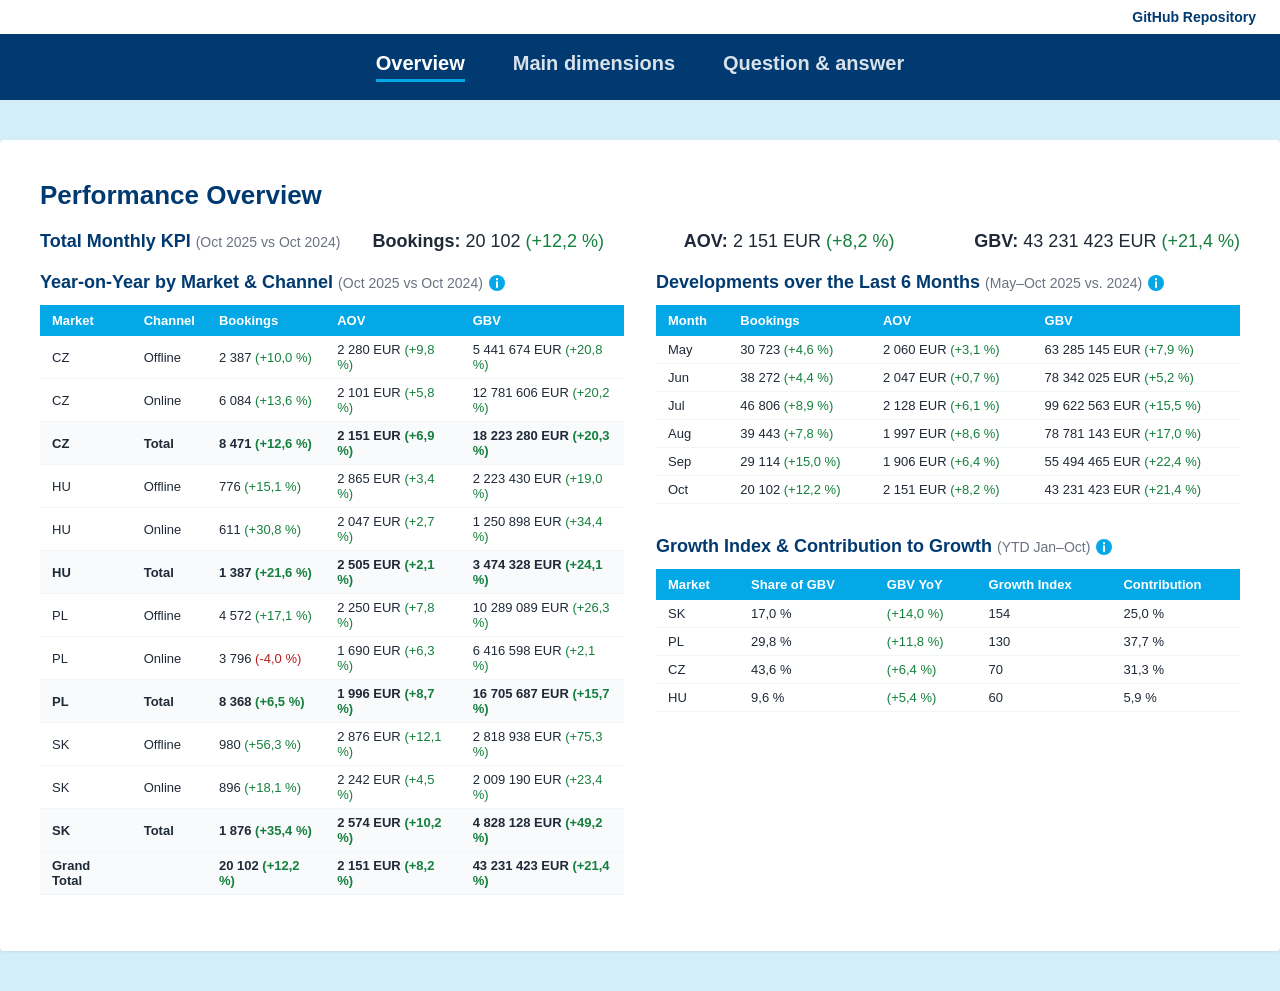
<file: index.html>
<!DOCTYPE html>
<html lang="en">
<head>
  <meta charset="utf-8">
  <meta name="viewport" content="width=device-width, initial-scale=1">
  <title>Booking Analytics — Overview</title>
  <link rel="stylesheet" href="assets/style.css">
</head>
<body>

  <div class="topbar">
    <a href="https://github.com/ArcanisX7/bi_booking_data" target="_blank">GitHub Repository</a>
  </div>

  <nav class="mainnav">
    <a href="index.html" class="active">Overview</a>
    <a href="dimensions.html">Main dimensions</a>
    <a href="qa.html">Question &amp; answer</a>
  </nav>

  <main class="content">
    <h1>Performance Overview</h1>

    <p class="kpi-line"><span class="kpi-label">Total Monthly KPI <span class="kpi-period">(Oct 2025 vs Oct 2024)</span></span><span id="kpi-table">Loading…</span></p>

    <div class="two-col">
      <div>
        <h2>Year-on-Year by Market &amp; Channel <span style="font-weight:400;font-size:14px;color:#6b7280;">(Oct 2025 vs Oct 2024)</span><details class="info-details"><summary><svg viewBox="0 0 16 16"><circle cx="8" cy="8" r="8"/><path d="M7 3.2h2v2h-2zM7 6.4h2v6.4h-2z"/></svg></summary><span class="info-text">Year-on-year comparison of the last fully closed month (October 2025) against the same month one year earlier, showing the % change in Bookings, AOV and GBV by Market and Channel. November 2025 is excluded as incomplete in the source data. AOV is calculated as GBV / Bookings at every level, not as an average of averages, so it stays correct for Channel, Market and Grand Total.</span></details></h2>
        <div id="main-table">Loading…</div>
      </div>
      <div>
        <h2>Developments over the Last 6 Months <span style="font-weight:400;font-size:14px;color:#6b7280;">(May–Oct 2025 vs. 2024)</span><details class="info-details"><summary><svg viewBox="0 0 16 16"><circle cx="8" cy="8" r="8"/><path d="M7 3.2h2v2h-2zM7 6.4h2v6.4h-2z"/></svg></summary><span class="info-text">Shows May – October 2025 against the same months in 2024, month by month. This view gives a fuller picture of recent momentum. Each month's year-on-year change is shown alongside its raw value.</span></details></h2>
        <div id="trend-table">Loading…</div>

        <h2>Growth Index &amp; Contribution to Growth <span style="font-weight:400;font-size:14px;color:#6b7280;">(YTD Jan–Oct)</span><details class="info-details"><summary><svg viewBox="0 0 16 16"><circle cx="8" cy="8" r="8"/><path d="M7 3.2h2v2h-2zM7 6.4h2v6.4h-2z"/></svg></summary><span class="info-text">A Growth Index of 100 means a market is growing at the same pace as the whole portfolio; above 100 is faster, below 100 is slower. Contribution to Growth shows what share of the portfolio's total absolute growth came from that market.</span></details></h2>
        <div id="growth-table">Loading…</div>
      </div>
    </div>
  </main>

  <script>
    // Load each table fragment into its container.
    // Runs on a live server (GitHub Pages); will not work opening the file directly from disk.
    const fragments = {
      "kpi-table": "output/kpi_table.html",
      "main-table": "output/main_table.html",
      "trend-table": "output/trend_table.html",
      "growth-table": "output/growth_table.html",
    };
    for (const [id, url] of Object.entries(fragments)) {
      fetch(url)
        .then(r => r.text())
        .then(html => { document.getElementById(id).innerHTML = html; })
        .catch(() => { document.getElementById(id).innerHTML = "<p style='color:#b91c1c'>Could not load " + url + "</p>"; });
    }
  </script>

</body>
</html>
</file>
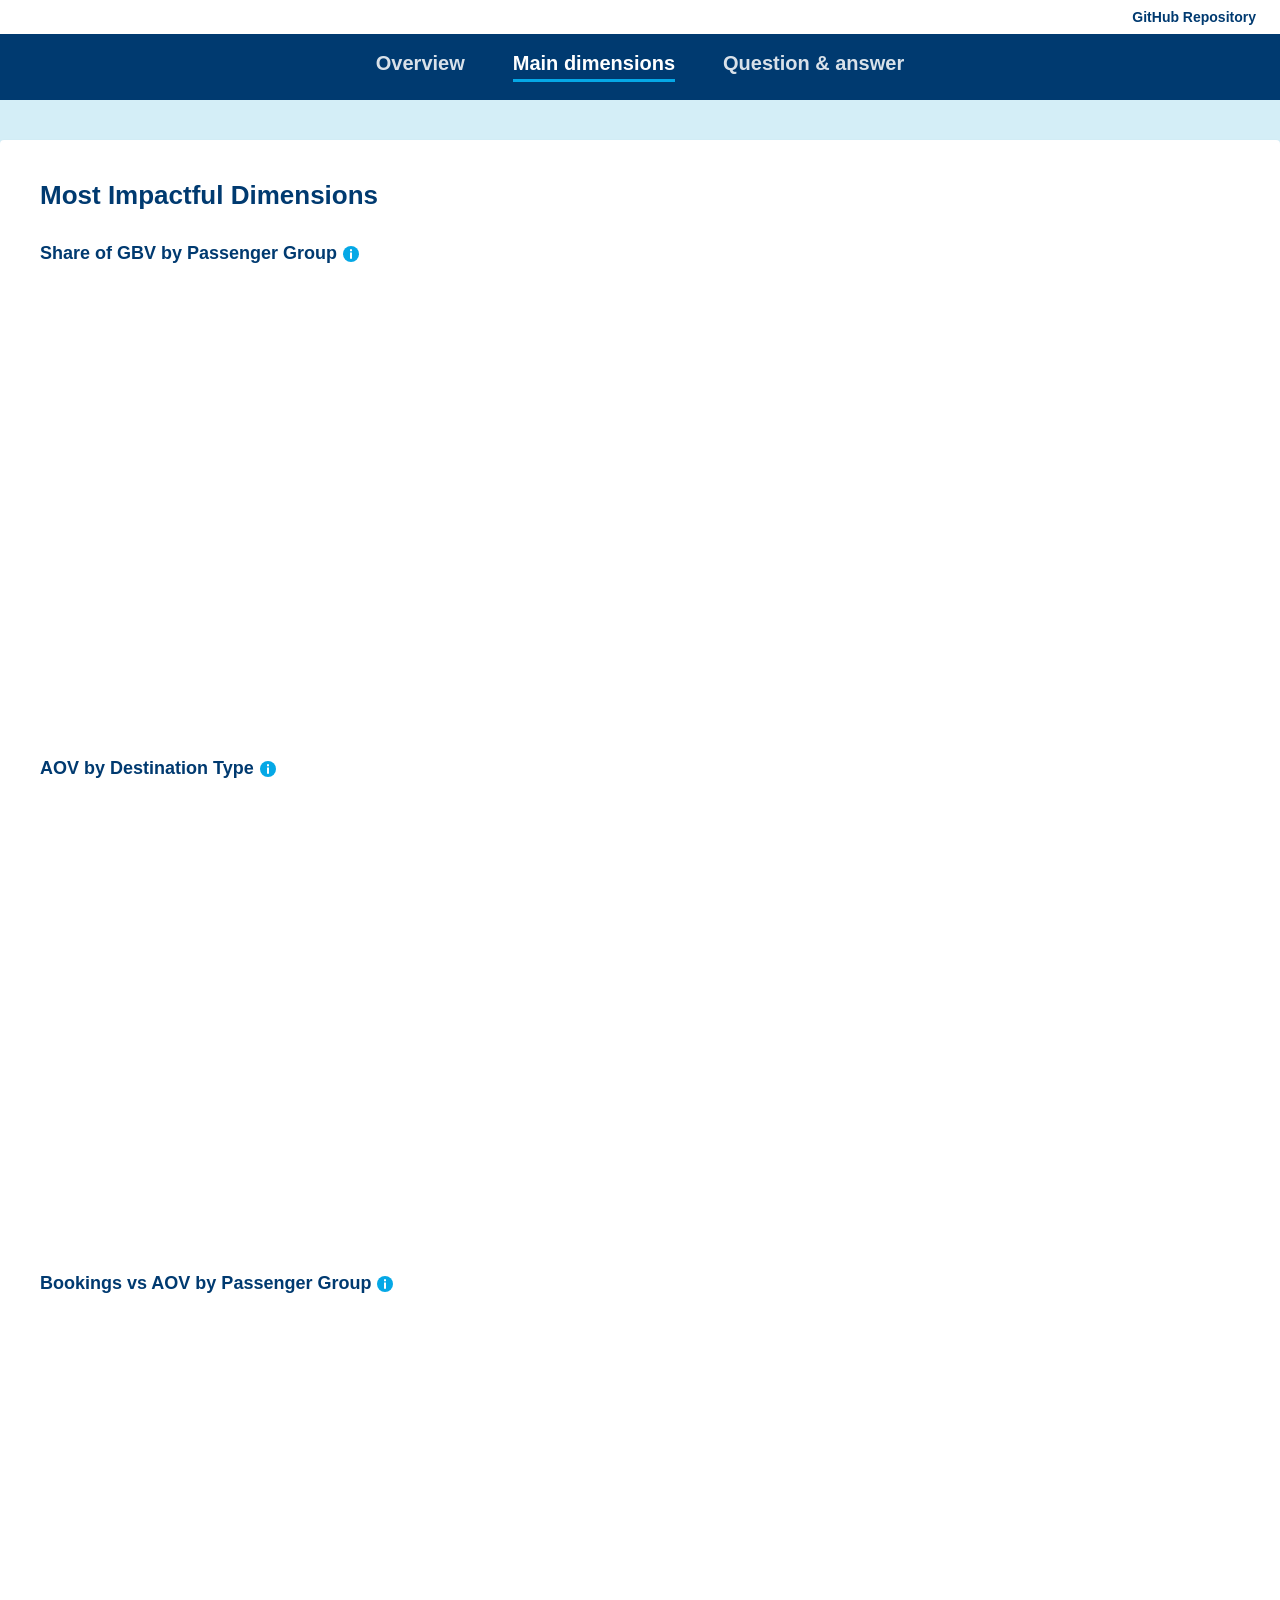
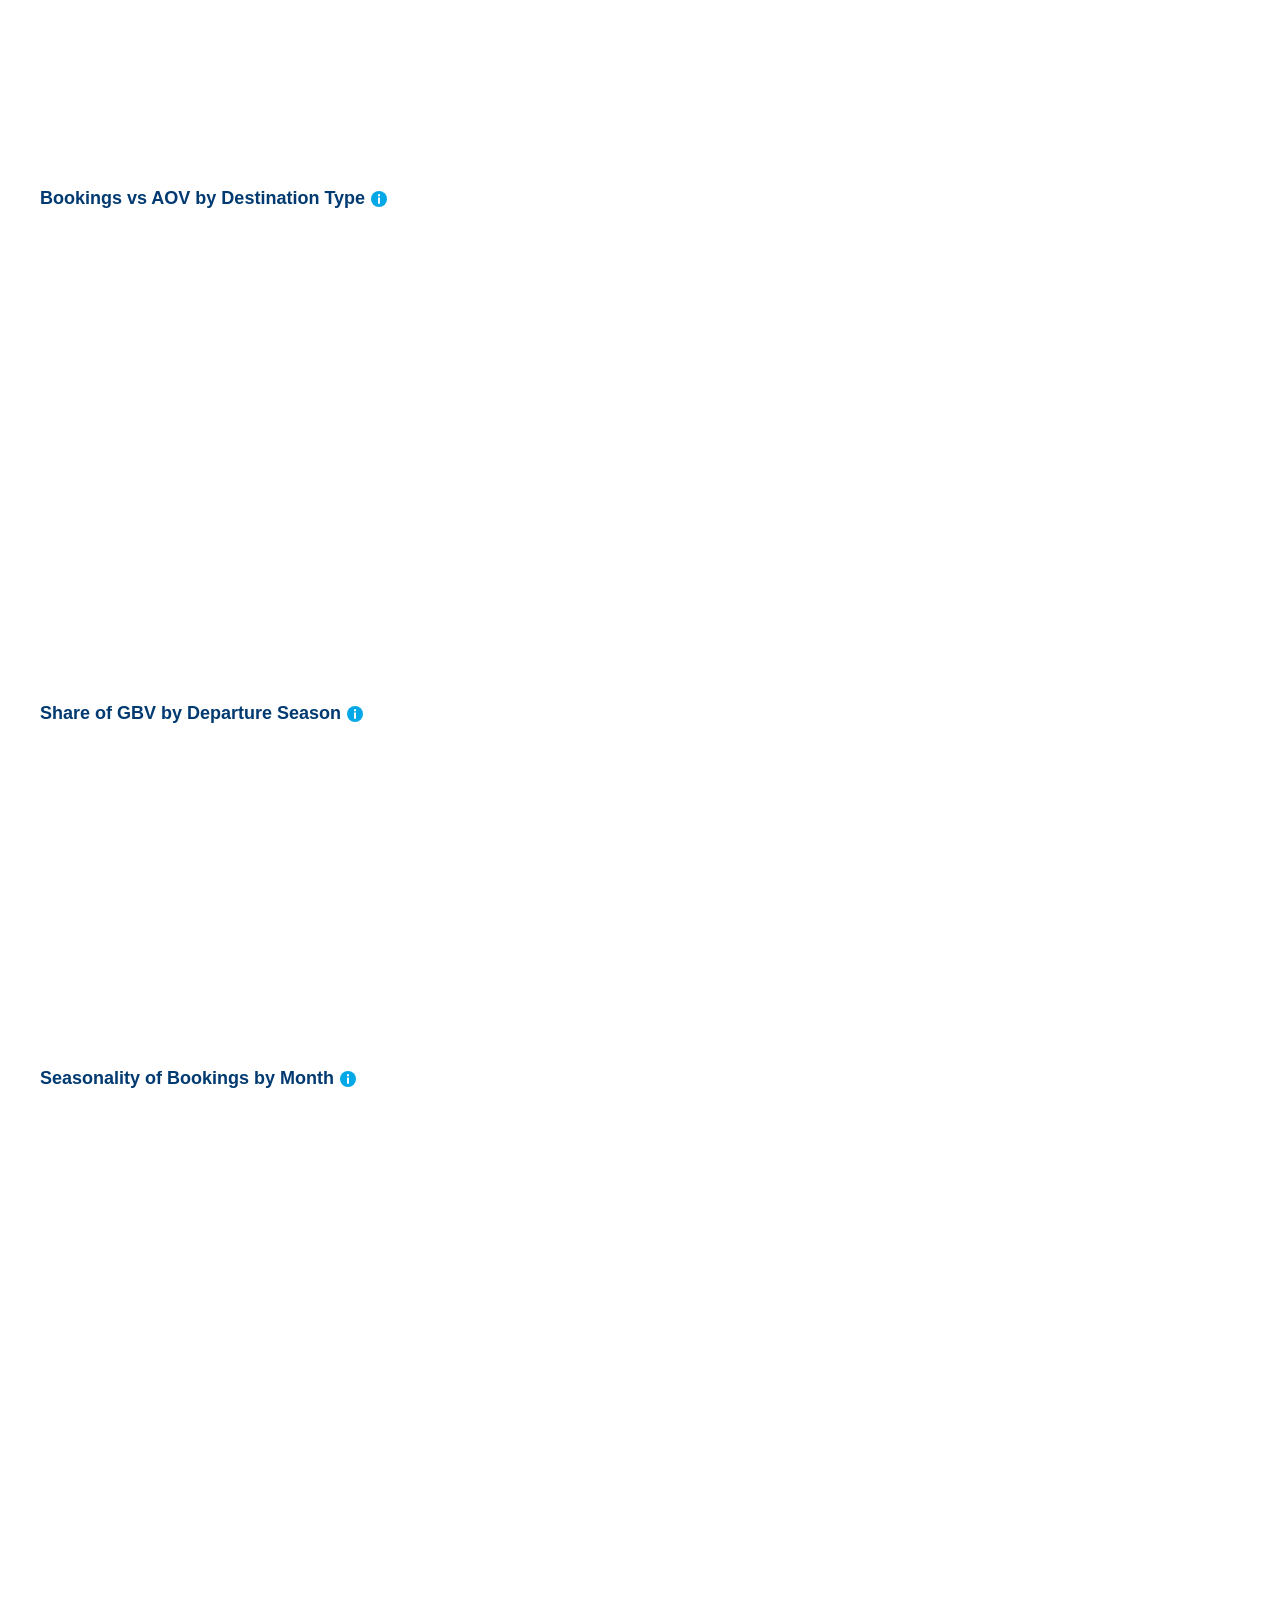
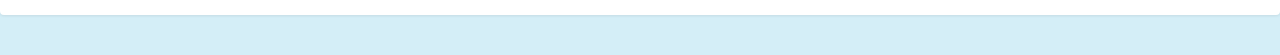
<file: dimensions.html>
<!DOCTYPE html>
<html lang="en">
<head>
  <meta charset="utf-8">
  <meta name="viewport" content="width=device-width, initial-scale=1">
  <title>Booking Analytics — Most Impactful Dimensions</title>
  <link rel="stylesheet" href="assets/style.css">
  <script src="https://cdn.plot.ly/plotly-3.0.0.min.js" charset="utf-8"></script>
</head>
<body>

  <div class="topbar">
    <a href="https://github.com/ArcanisX7/bi_booking_data" target="_blank">GitHub Repository</a>
  </div>

  <nav class="mainnav">
    <a href="index.html">Overview</a>
    <a href="dimensions.html" class="active">Main dimensions</a>
    <a href="qa.html">Question &amp; answer</a>
  </nav>

  <main class="content">
    <h1>Most Impactful Dimensions</h1>

    <h2>Share of GBV by Passenger Group<details class="info-details"><summary><svg viewBox="0 0 16 16"><circle cx="8" cy="8" r="8"/><path d="M7 3.2h2v2h-2zM7 6.4h2v6.4h-2z"/></svg></summary><span class="info-text">Each bar shows one passenger segment's share of total Gross Booking Value. It reveals which customer types account for the most revenue overall, regardless of how much any single booking is worth.</span></details></h2>
    <div id="chart-1" class="chart">Loading…</div>

    <h2>AOV by Destination Type<details class="info-details"><summary><svg viewBox="0 0 16 16"><circle cx="8" cy="8" r="8"/><path d="M7 3.2h2v2h-2zM7 6.4h2v6.4h-2z"/></svg></summary><span class="info-text">Shows the average value of a single booking for each destination type, computed as total GBV divided by total bookings within that type. It compares price positioning across trip categories, separately from how many bookings each one generates.</span></details></h2>
    <div id="chart-2" class="chart">Loading…</div>

    <h2>Bookings vs AOV by Passenger Group<details class="info-details"><summary><svg viewBox="0 0 16 16"><circle cx="8" cy="8" r="8"/><path d="M7 3.2h2v2h-2zM7 6.4h2v6.4h-2z"/></svg></summary><span class="info-text">Combines three measures in one view: number of bookings (horizontal axis), average value per booking (vertical axis), and total GBV (bubble size). It shows whether a segment's importance comes from volume, from price, or from both.</span></details></h2>
    <div id="chart-3" class="chart">Loading…</div>

    <h2>Bookings vs AOV by Destination Type<details class="info-details"><summary><svg viewBox="0 0 16 16"><circle cx="8" cy="8" r="8"/><path d="M7 3.2h2v2h-2zM7 6.4h2v6.4h-2z"/></svg></summary><span class="info-text">The same three-measure view applied to destination types: bookings on the horizontal axis, average value per booking on the vertical, and total GBV as bubble size.</span></details></h2>
    <div id="chart-4" class="chart">Loading…</div>

    <h2>Share of GBV by Departure Season<details class="info-details"><summary><svg viewBox="0 0 16 16"><circle cx="8" cy="8" r="8"/><path d="M7 3.2h2v2h-2zM7 6.4h2v6.4h-2z"/></svg></summary><span class="info-text">A single proportional bar splitting total GBV between Summer and Winter departures. It shows how concentrated revenue is across the two seasons.</span></details></h2>
    <div id="chart-5" class="chart chart-short">Loading…</div>

    <h2>Seasonality of Bookings by Month<details class="info-details"><summary><svg viewBox="0 0 16 16"><circle cx="8" cy="8" r="8"/><path d="M7 3.2h2v2h-2zM7 6.4h2v6.4h-2z"/></svg></summary><span class="info-text">Plots bookings for each calendar month as a separate line per year, so within-year seasonal patterns and year-on-year shifts are visible side by side. Years that are incomplete or reflect early business ramp-up are excluded to keep the comparison like-for-like.</span></details></h2>
    <div id="chart-6" class="chart">Loading…</div>

  </main>

  <script>
    const charts = {
      "chart-1": "output/share_of_gbv_by_passenger_group.html",
      "chart-2": "output/aov_by_destination_type.html",
      "chart-3": "output/bubble_passenger_group.html",
      "chart-4": "output/bubble_destination_type.html",
      "chart-5": "output/gbv_departure_season.html",
      "chart-6": "output/seasonality.html",
    };
    for (const [id, url] of Object.entries(charts)) {
      fetch(url)
        .then(r => r.text())
        .then(html => {
          const el = document.getElementById(id);
          el.innerHTML = html;
          el.querySelectorAll("script").forEach(old => {
            const s = document.createElement("script");
            if (old.src) s.src = old.src; else s.textContent = old.textContent;
            document.body.appendChild(s);
          });
        })
        .catch(() => { document.getElementById(id).innerHTML = "<p style='color:#b91c1c'>Could not load " + url + "</p>"; });
    }
  </script>

</body>
</html>
</file>
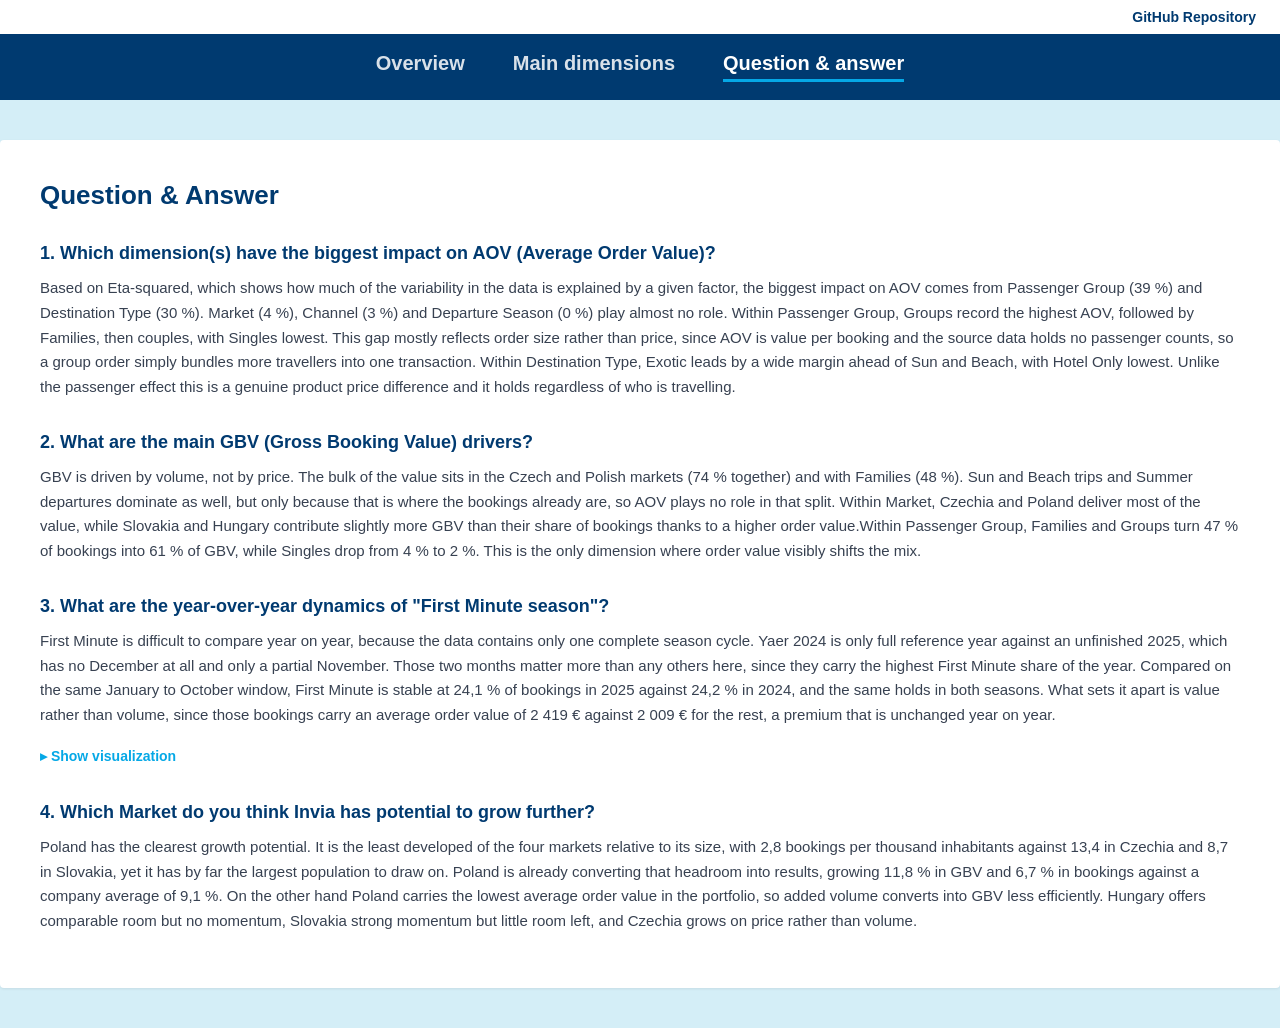
<file: qa.html>
<!DOCTYPE html>
<html lang="en">
<head>
  <meta charset="utf-8">
  <meta name="viewport" content="width=device-width, initial-scale=1">
  <title>Booking Analytics — Question &amp; Answer</title>
  <link rel="stylesheet" href="assets/style.css">
  <script src="https://cdn.plot.ly/plotly-3.0.0.min.js" charset="utf-8"></script>
</head>
<body>

  <div class="topbar">
    <a href="https://github.com/ArcanisX7/bi_booking_data" target="_blank">GitHub Repository</a>
  </div>

  <nav class="mainnav">
    <a href="index.html">Overview</a>
    <a href="dimensions.html">Main dimensions</a>
    <a href="qa.html" class="active">Question &amp; answer</a>
  </nav>

  <main class="content qa">

    <h1>Question &amp; Answer</h1>

    <h2>1. Which dimension(s) have the biggest impact on AOV (Average Order Value)?</h2>
    <p class="answer">Based on Eta-squared, which shows how much of the variability in the data is explained by a given factor, the biggest impact on AOV comes from Passenger Group (39 %) and Destination Type (30 %). Market (4 %), Channel (3 %) and Departure Season (0 %) play almost no role.
    Within Passenger Group, Groups record the highest AOV, followed by Families, then couples, with Singles lowest. This gap mostly reflects order size rather than price, since AOV is value per booking and the source data holds no passenger counts, so a group order simply bundles more travellers into one transaction.
    Within Destination Type, Exotic leads by a wide margin ahead of Sun and Beach, with Hotel Only lowest. Unlike the passenger effect this is a genuine product price difference and it holds regardless of who is travelling.</p>

    <h2>2. What are the main GBV (Gross Booking Value) drivers?</h2>
    <p class="answer">GBV is driven by volume, not by price. The bulk of the value sits in the Czech and Polish markets (74 % together) and with Families (48 %). Sun and Beach trips and Summer departures dominate as well, but only because that is where the bookings already are, so AOV plays no role in that split.
    Within Market, Czechia and Poland deliver most of the value, while Slovakia and Hungary contribute slightly more GBV than their share of bookings thanks to a higher order value.Within Passenger Group, Families and Groups turn 47 % of bookings into 61 % of GBV, while Singles drop from 4 % to 2 %. This is the only dimension where order value visibly shifts the mix.</p>

    <h2>3. What are the year-over-year dynamics of "First Minute season"?</h2>
    <p class="answer">First Minute is difficult to compare year on year, because the data contains only one complete season cycle. Yaer 2024 is only full reference year against an unfinished 2025, which has no December at all and only a partial November. Those two months matter more than any others here, since they carry the highest First Minute share of the year.
    Compared on the same January to October window, First Minute is stable at 24,1 % of bookings in 2025 against 24,2 % in 2024, and the same holds in both seasons. What sets it apart is value rather than volume, since those bookings carry an average order value of 2 419 € against 2 009 € for the rest, a premium that is unchanged year on year.</p>

    <details class="viz-details">
      <summary>Show visualization</summary>
      <div id="first-minute-chart" class="chart">Loading…</div>
    </details>

    <h2>4. Which Market do you think Invia has potential to grow further?</h2>
    <p class="answer">Poland has the clearest growth potential. It is the least developed of the four markets relative to its size, with 2,8 bookings per thousand inhabitants against 13,4 in Czechia and 8,7 in Slovakia, yet it has by far the largest population to draw on. Poland is already converting that headroom into results, growing 11,8 % in GBV and 6,7 % in bookings against a company average of 9,1 %.
    On the other hand Poland carries the lowest average order value in the portfolio, so added volume converts into GBV less efficiently. Hungary offers comparable room but no momentum, Slovakia strong momentum but little room left, and Czechia grows on price rather than volume.</p>

  </main>

  <script>
    // Load the First Minute chart into its (hidden) container on page load,
    // so Plotly knows the element's width before it is revealed.
    fetch("output/first_minute_yoy_season.html")
      .then(r => r.text())
      .then(html => {
        const el = document.getElementById("first-minute-chart");
        el.innerHTML = html;
        el.querySelectorAll("script").forEach(old => {
          const s = document.createElement("script");
          if (old.src) s.src = old.src; else s.textContent = old.textContent;
          document.body.appendChild(s);
        });
      })
      .catch(() => { document.getElementById("first-minute-chart").innerHTML = "<p style='color:#b91c1c'>Could not load chart</p>"; });
  </script>

</body>
</html>
</file>
<file: assets/style.css>
:root {
  --invia-blue: #05a8e6;
  --invia-navy: #003a70;
  --light-bg: #d4eef7;
}

* { box-sizing: border-box; margin: 0; padding: 0; }

body {
  font-family: "Segoe UI", Roboto, "Helvetica Neue", Arial, sans-serif;
  color: #1f2937;
  background: var(--light-bg);
}

/* --- Top bar with repository link --- */
.topbar {
  background: white;
  text-align: right;
  padding: 8px 24px;
}
.topbar a {
  color: var(--invia-navy);
  font-weight: 600;
  text-decoration: none;
  font-size: 14px;
}
.topbar a:hover { text-decoration: underline; }

/* --- Navigation menu --- */
.mainnav {
  background: var(--invia-navy);
  display: flex;
  justify-content: center;
  gap: 48px;
  padding: 18px 24px;
}
.mainnav a {
  color: white;
  text-decoration: none;
  font-size: 20px;
  font-weight: 600;
  opacity: 0.85;
}
.mainnav a:hover { opacity: 1; }
.mainnav a.active { opacity: 1; border-bottom: 3px solid var(--invia-blue); padding-bottom: 4px; }

/* --- Content card --- */
.content {
  background: white;
  max-width: 1400px;
  margin: 40px auto;
  padding: 40px;
  border-radius: 4px;
  box-shadow: 0 1px 3px rgba(0,0,0,0.08);
}
.content h1 { font-size: 26px; color: var(--invia-navy); margin-bottom: 20px; }
.content h2 { font-size: 18px; color: var(--invia-navy); margin: 32px 0 12px; }
.content p.intro { color: #6b7280; margin-bottom: 24px; }

/* --- Info icon + floating methodology popover --- */
.info-details { display: inline-block; position: relative; }
.info-details summary {
  display: inline-flex;
  align-items: center;
  list-style: none;
  cursor: pointer;
  margin-left: 6px;
  vertical-align: middle;
}
.info-details summary svg { width: 16px; height: 16px; display: block; }
.info-details summary svg circle { fill: var(--invia-blue); }
.info-details summary svg path { fill: white; }
.info-details[open] summary svg circle { fill: var(--invia-navy); }
.info-details summary::-webkit-details-marker { display: none; }
.info-details summary::marker { content: ""; }
.info-details .info-text {
  position: absolute;
  top: 100%;
  left: 0;
  z-index: 20;
  width: 340px;
  font-size: 13px;
  font-weight: 400;
  color: #4b5563;
  line-height: 1.5;
  background: white;
  border: 1px solid #e2e8f0;
  border-left: 3px solid var(--invia-blue);
  border-radius: 4px;
  box-shadow: 0 4px 14px rgba(0,0,0,0.15);
  padding: 10px 14px;
  margin-top: 6px;
  white-space: normal;
}

/* --- Tables --- */
table.onepager { border-collapse: collapse; width: 100%; font-size: 13px; margin-bottom: 16px; }
table.onepager th {
  background: var(--invia-blue); color: white; text-align: left;
  padding: 8px 12px; font-weight: 600;
}
table.onepager td { padding: 6px 12px; border-bottom: 1px solid #f1f5f9; }
table.onepager tr:hover { background: #f0f9ff; }
table.onepager tr.total-row { font-weight: 600; background: #f8fafc; }
.yoy-positive { color: #15803d; }
.yoy-negative { color: #b91c1c; }
.yoy-flat { color: #6b7280; }

/* --- Chart containers --- */
.chart { height: 450px; margin-bottom: 24px; }
.chart.chart-short { height: 300px; }

/* --- Q&A page --- */
.content p.answer {
  font-size: 15px;
  line-height: 1.65;
  color: #374151;
  margin-bottom: 14px;
}
.content h2 + p.answer { margin-top: 4px; }

.viz-details { margin-top: 8px; margin-bottom: 32px; }
.viz-details summary {
  display: inline-block;
  list-style: none;
  cursor: pointer;
  color: var(--invia-blue);
  font-weight: 600;
  font-size: 14px;
  padding: 6px 0;
}
.viz-details summary::-webkit-details-marker { display: none; }
.viz-details summary::marker { content: ""; }
.viz-details summary::before { content: "▸ "; }
.viz-details[open] summary::before { content: "▾ "; }

/* --- KPI line (single line, heading-sized, table-style values, stretched full width) --- */
.kpi-line {
  display: flex;
  align-items: baseline;
  font-size: 18px;
  margin: 0 0 20px;
}
.kpi-line .kpi-label {
  color: var(--invia-navy);
  font-weight: 700;
  white-space: nowrap;
  margin-right: 32px;
}
.kpi-line .kpi-period {
  font-weight: 400;
  font-size: 14px;
  color: #6b7280;
}
.kpi-line #kpi-table {
  display: flex;
  flex: 1;
  justify-content: space-between;
}
.kpi-line .metric { font-weight: 400; white-space: nowrap; }
.kpi-line .metric strong { font-weight: 600; }

/* --- Two-column layout for Overview tables --- */
.two-col {
  display: flex;
  gap: 32px;
  align-items: flex-start;
}
.two-col > div { flex: 1; min-width: 0; }
.two-col > div > h2:first-child { margin-top: 0; }
</file>
